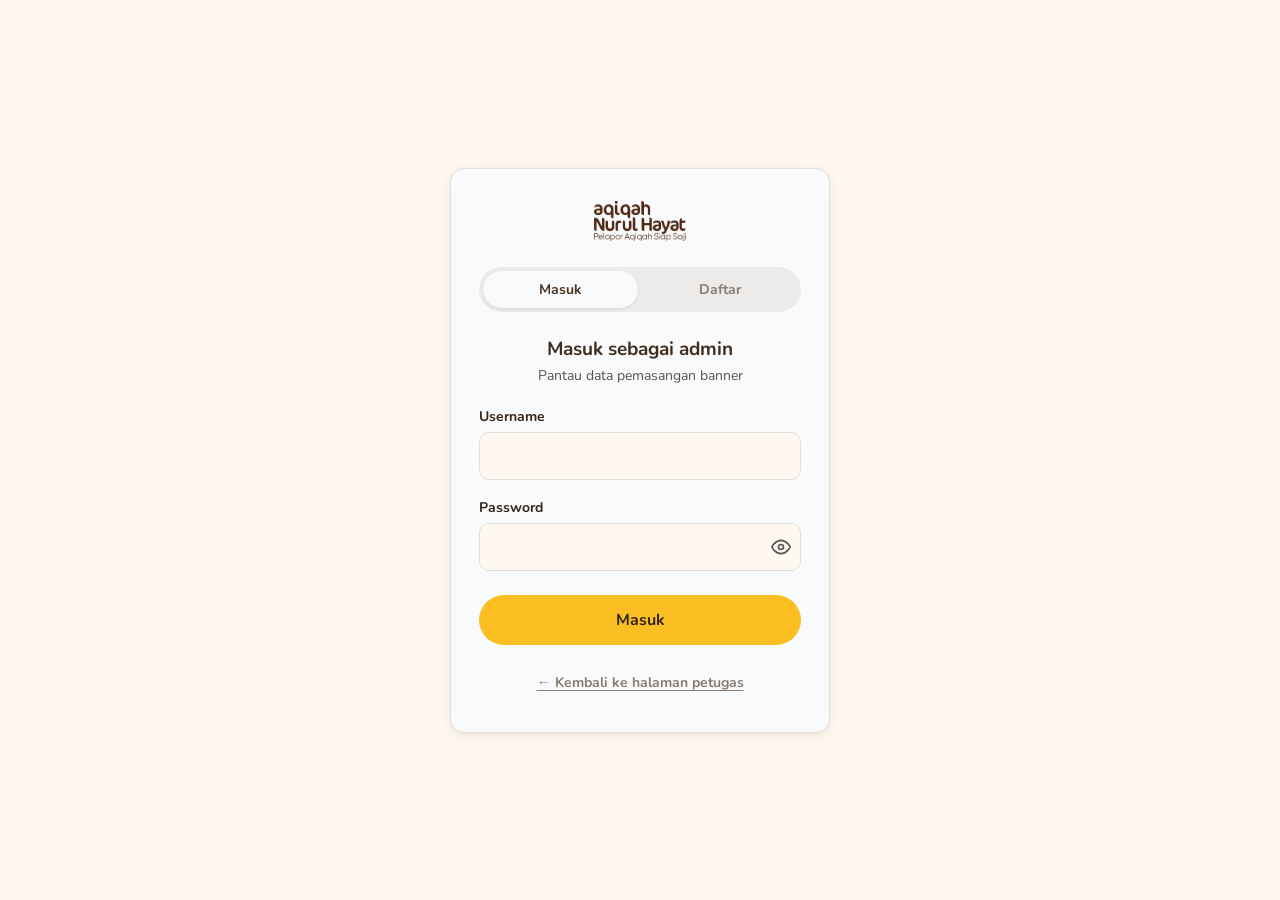
<file: login.html>
<!DOCTYPE html>
<html lang="id">
<head>
<meta charset="UTF-8">
<meta name="viewport" content="width=device-width, initial-scale=1">
<title>Masuk Admin — Aqiqah Nurul Hayat Tuban</title>
<link rel="preconnect" href="https://fonts.googleapis.com">
<link href="https://fonts.googleapis.com/css2?family=Nunito:wght@400;600;700;800&family=Lora:ital@1&display=swap" rel="stylesheet">
<link rel="stylesheet" href="style.css">
<link rel="icon" href="favicon-aqq.png">
<style>
  .auth-wrap { min-height: 100vh; display: flex; align-items: center; justify-content: center; padding: 24px; }
  .auth-card { width: 100%; max-width: 380px; padding: 32px 28px; text-align: center; }
  .auth-card img.logo { height: 40px; margin: 0 auto 20px; }
  .auth-card h1 { font-size: 19px; margin: 0 0 4px; }
  .auth-card p.sub { color: var(--text-muted); font-size: 14px; margin: 0 0 22px; }

  .tabs { display: flex; gap: 4px; background: var(--brown-100); border-radius: 999px; padding: 4px; margin-bottom: 24px; }
  .tab-btn {
    flex: 1; border: none; background: none; padding: 9px 0; border-radius: 999px;
    font-family: inherit; font-weight: 700; font-size: 14px; color: var(--brown-500); cursor: pointer;
  }
  .tab-btn.active { background: var(--white); color: var(--brown-900); box-shadow: 0 1px 3px rgba(64, 44, 43, 0.12); }

  form { text-align: left; }
  .auth-card .btn { width: 100%; margin-top: 6px; }
  .back-link { display: block; margin-top: 20px; }
</style>
</head>
<body>
  <div class="auth-wrap">
    <div class="card auth-card">
      <img src="logo_aqiqah.png" alt="Aqiqah Nurul Hayat" class="logo">

      <div class="tabs">
        <button class="tab-btn active" id="tabLogin" type="button">Masuk</button>
        <button class="tab-btn" id="tabRegister" type="button">Daftar</button>
      </div>

      <div id="loginPanel">
        <h1>Masuk sebagai admin</h1>
        <p class="sub">Pantau data pemasangan banner</p>
        <div id="loginAlert" class="alert alert-error" style="display:none;"></div>
        <form id="loginForm">
          <div class="field">
            <label for="loginUsername">Username</label>
            <input type="text" id="loginUsername" required autocomplete="username" style="width: 100%; box-sizing: border-box;">
          </div>
          <div class="field">
            <label for="loginPassword">Password</label>
            <!-- BUNGKUSAN BARU UNTUK INPUT & ICON -->
            <div style="position: relative;">
              <!-- Tambahkan padding-right agar teks tidak tertimpa icon -->
              <input type="password" id="loginPassword" required autocomplete="current-password" style="width: 100%; box-sizing: border-box; padding-right: 40px;">
              
              <button type="button" id="togglePassword" onclick="togglePasswordVisibility('loginPassword', 'eyeIcon')" style="position: absolute; right: 10px; top: 50%; transform: translateY(-50%); background: none; border: none; cursor: pointer; padding: 0; display: flex; align-items: center; color: #555;">
                <!-- Icon Mata (Sembunyi) -->
                <svg id="eyeIcon" xmlns="http://www.w3.org/2000/svg" width="20" height="20" viewBox="0 0 24 24" fill="none" stroke="currentColor" stroke-width="2" stroke-linecap="round" stroke-linejoin="round">
                  <path d="M1 12s4-8 11-8 11 8 11 8-4 8-11 8-11-8-11-8z"></path>
                  <circle cx="12" cy="12" r="3"></circle>
                </svg>
              </button>
            </div>
          </div>
          
          <button type="submit" class="btn btn-primary" id="loginBtn">Masuk</button>
        </form>
      </div>

      <div id="registerPanel" style="display:none;">
        <h1>Daftar akun admin</h1>
        <p class="sub">Akun baru menunggu persetujuan sebelum bisa masuk</p>
        <div id="registerAlert" class="alert alert-error" style="display:none;"></div>
        <div id="registerSuccess" class="alert alert-success" style="display:none;"></div>
        <form id="registerForm">
          <div class="field">
            <label for="regUsername">Username</label>
            <input type="text" id="regUsername" required autocomplete="username">
          </div>
          <div class="field">
            <label for="regPassword">Password</label>
            <div style="position: relative;">
              <input type="password" id="regPassword" required autocomplete="new-password" minlength="6" style="width: 100%; box-sizing: border-box; padding-right: 40px;">
              <button type="button" onclick="togglePasswordVisibility('regPassword', 'eyeIconReg')" style="position: absolute; right: 10px; top: 50%; transform: translateY(-50%); background: none; border: none; cursor: pointer; padding: 0; display: flex; align-items: center; color: #555;">
                <svg id="eyeIconReg" xmlns="http://www.w3.org/2000/svg" width="20" height="20" viewBox="0 0 24 24" fill="none" stroke="currentColor" stroke-width="2" stroke-linecap="round" stroke-linejoin="round">
                  <path d="M1 12s4-8 11-8 11 8 11 8-4 8-11 8-11-8-11-8z"></path>
                  <circle cx="12" cy="12" r="3"></circle>
                </svg>
              </button>
            </div>
          </div>
          <div class="field">
            <label for="regPasswordConfirm">Ulangi password</label>
            <div style="position: relative;">
              <input type="password" id="regPasswordConfirm" required autocomplete="new-password" style="width: 100%; box-sizing: border-box; padding-right: 40px;">
              <button type="button" onclick="togglePasswordVisibility('regPasswordConfirm', 'eyeIconRegConfirm')" style="position: absolute; right: 10px; top: 50%; transform: translateY(-50%); background: none; border: none; cursor: pointer; padding: 0; display: flex; align-items: center; color: #555;">
                <svg id="eyeIconRegConfirm" xmlns="http://www.w3.org/2000/svg" width="20" height="20" viewBox="0 0 24 24" fill="none" stroke="currentColor" stroke-width="2" stroke-linecap="round" stroke-linejoin="round">
                  <path d="M1 12s4-8 11-8 11 8 11 8-4 8-11 8-11-8-11-8z"></path>
                  <circle cx="12" cy="12" r="3"></circle>
                </svg>
              </button>
            </div>
          </div>
          <button type="submit" class="btn btn-primary" id="registerBtn">Daftar</button>
        </form>
      </div>

      <a href="index.html" class="btn-text back-link">← Kembali ke halaman petugas</a>
    </div>
  </div>

  <script src="config.js"></script>
  <script>
    // ===== VISIBLE LOGIN & REGISTER =====
    function togglePasswordVisibility(inputId, iconId) {
      const passwordInput = document.getElementById(inputId);
      const eyeIcon = document.getElementById(iconId);
      
      if (passwordInput.type === 'password') {
        passwordInput.type = 'text';
        // Ubah ikon ke mata dicoret (Password Terlihat)
        eyeIcon.innerHTML = `
          <path d="M17.94 17.94A10.07 10.07 0 0 1 12 20c-7 0-11-8-11-8a18.45 18.45 0 0 1 5.06-5.94M9.9 4.24A9.12 9.12 0 0 1 12 4c7 0 11 8 11 8a18.5 18.5 0 0 1-2.16 3.19m-6.72-1.07a3 3 0 1 1-4.24-4.24"></path>
          <line x1="1" y1="1" x2="23" y2="23"></line>
        `;
      } else {
        passwordInput.type = 'password';
        // Ubah ikon kembali ke mata normal (Password Tersembunyi)
        eyeIcon.innerHTML = `
          <path d="M1 12s4-8 11-8 11 8 11 8-4 8-11 8-11-8-11-8z"></path>
          <circle cx="12" cy="12" r="3"></circle>
        `;
      }
    }

    if (sessionStorage.getItem('token')) window.location.href = 'dashboard.html';

    const tabLogin = document.getElementById('tabLogin');
    const tabRegister = document.getElementById('tabRegister');
    const loginPanel = document.getElementById('loginPanel');
    const registerPanel = document.getElementById('registerPanel');

    tabLogin.addEventListener('click', () => {
      tabLogin.classList.add('active'); tabRegister.classList.remove('active');
      loginPanel.style.display = 'block'; registerPanel.style.display = 'none';
    });
    tabRegister.addEventListener('click', () => {
      tabRegister.classList.add('active'); tabLogin.classList.remove('active');
      registerPanel.style.display = 'block'; loginPanel.style.display = 'none';
    });

    document.getElementById('loginForm').addEventListener('submit', async (e) => {
      e.preventDefault();
      const loginAlert = document.getElementById('loginAlert');
      const loginBtn = document.getElementById('loginBtn');
      loginAlert.style.display = 'none';
      loginBtn.disabled = true; loginBtn.textContent = 'Memproses…';
      try {
        const res = await fetch(API_URL, {
          method: 'POST',
          headers: { 'Content-Type': 'text/plain;charset=utf-8' },
          body: JSON.stringify({
            action: 'login',
            username: document.getElementById('loginUsername').value.trim(),
            password: document.getElementById('loginPassword').value
          })
        });
        const data = await res.json();
        if (!data.ok) throw new Error(data.error);
        sessionStorage.setItem('token', data.token);
        sessionStorage.setItem('username', data.username);
        window.location.href = 'dashboard.html';
      } catch (err) {
        loginAlert.textContent = err.message;
        loginAlert.style.display = 'block';
        loginBtn.disabled = false; loginBtn.textContent = 'Masuk';
      }
    });

    document.getElementById('registerForm').addEventListener('submit', async (e) => {
      e.preventDefault();
      const registerAlert = document.getElementById('registerAlert');
      const registerSuccess = document.getElementById('registerSuccess');
      const registerBtn = document.getElementById('registerBtn');
      registerAlert.style.display = 'none';
      registerSuccess.style.display = 'none';

      const pass = document.getElementById('regPassword').value;
      const confirm = document.getElementById('regPasswordConfirm').value;
      if (pass !== confirm) {
        registerAlert.textContent = 'Password tidak sama';
        registerAlert.style.display = 'block';
        return;
      }

      registerBtn.disabled = true; registerBtn.textContent = 'Memproses…';
      try {
        const res = await fetch(API_URL, {
          method: 'POST',
          headers: { 'Content-Type': 'text/plain;charset=utf-8' },
          body: JSON.stringify({
            action: 'register',
            username: document.getElementById('regUsername').value.trim(),
            password: pass
          })
        });
        const data = await res.json();
        if (!data.ok) throw new Error(data.error);
        registerSuccess.textContent = data.message;
        registerSuccess.style.display = 'block';
        document.getElementById('registerForm').reset();
      } catch (err) {
        registerAlert.textContent = err.message;
        registerAlert.style.display = 'block';
      } finally {
        registerBtn.disabled = false; registerBtn.textContent = 'Daftar';
      }
    });
  </script>
</body>
</html>
</file>
<file: style.css>
/* ===== Aqiqah Nurul Hayat — Banner Pohon =====
   Token warna utama: coklat #4A3623, kuning #FBBF24, krem #FFF8F0, putih #F9FAFB. */

:root {
  --brown-900: #4A3623;
  --brown-700: #342618;
  --brown-500: #897C70;
  --brown-200: #D7D3CF;
  --brown-100: #EDEBE9;
  --gold: #FBBF24;
  --gold-dark: #D97706;
  --cream: #FFF8F0;
  --white: #F9FAFB;
  --text: #3F2E1E;
  --text-muted: #59514D;
  --success: #4B7A4E;
  --success-bg: #E7EFE3;
  --danger: #B94A3D;
  --danger-bg: #F7E9E3;
  --border: #E2DFDC;
  --radius: 14px;
  --shadow: 0 1px 3px rgba(74, 54, 35, 0.08), 0 4px 16px rgba(74, 54, 35, 0.06);
}

* { box-sizing: border-box; }

html, body {
  margin: 0;
  padding: 0;
  background: var(--cream);
  color: var(--text);
  font-family: 'Nunito', -apple-system, BlinkMacSystemFont, sans-serif;
  -webkit-font-smoothing: antialiased;
}

body { min-height: 100vh; }

.serif-accent {
  font-family: 'Lora', Georgia, serif;
  font-style: italic;
  color: var(--text-muted);
}

/* ===== Header ===== */
.topbar {
  display: flex;
  align-items: center;
  justify-content: space-between;
  padding: 14px 20px;
  background: var(--gold);
  border-bottom: 1px solid var(--border);
}

.topbar img.logo { height: 34px; width: auto; display: block; }

.menu-btn {
  background: none;
  border: none;
  cursor: pointer;
  padding: 10px;
  display: flex;
  flex-direction: column;
  gap: 4px;
  border-radius: 8px;
  text-decoration: none;
}
.menu-btn:hover { background: var(--brown-100); }
.menu-btn:focus-visible { outline: 2px solid var(--gold-dark); outline-offset: 2px; }
.menu-btn span { display: block; width: 22px; height: 2px; background: var(--brown-900); border-radius: 2px; }

/* ===== Buttons ===== */
.btn {
  display: inline-flex;
  align-items: center;
  justify-content: center;
  gap: 8px;
  border: none;
  border-radius: 999px;
  font-family: inherit;
  font-weight: 700;
  font-size: 16px;
  padding: 14px 28px;
  cursor: pointer;
  transition: background 0.15s ease, transform 0.1s ease, border-color 0.15s ease;
}
.btn:focus-visible { outline: 2px solid var(--brown-900); outline-offset: 2px; }
.btn:disabled { opacity: 0.45; cursor: not-allowed; }

.btn-primary { background: var(--gold); color: var(--brown-700); }
.btn-primary:hover:not(:disabled) { background: var(--gold-dark); }
.btn-primary:active:not(:disabled) { transform: scale(0.98); }

.btn-outline { background: transparent; color: var(--brown-900); border: 1.5px solid var(--brown-200); }
.btn-outline:hover { border-color: var(--brown-900); }

.btn-text {
  background: none;
  color: var(--brown-500);
  padding: 8px 4px;
  text-decoration: underline;
  text-underline-offset: 3px;
  font-weight: 700;
  font-size: 14px;
  cursor: pointer;
}

/* ===== Cards & forms ===== */
.card { background: var(--white); border-radius: var(--radius); box-shadow: var(--shadow); border: 1px solid var(--border); }

label { display: block; font-size: 14px; font-weight: 700; color: var(--brown-700); margin-bottom: 6px; }

input[type="text"], input[type="password"], input[type="date"] {
  width: 100%;
  font-family: inherit;
  font-size: 16px;
  padding: 12px 14px;
  border-radius: 10px;
  border: 1.5px solid var(--border);
  background: var(--cream);
  color: var(--text);
}
input:focus { outline: none; border-color: var(--gold-dark); background: var(--white); }

.field { margin-bottom: 18px; }

.alert { padding: 12px 16px; border-radius: 10px; font-size: 14px; margin-bottom: 16px; }
.alert-error { background: var(--danger-bg); color: var(--danger); }
.alert-success { background: var(--success-bg); color: var(--success); }

@media (prefers-reduced-motion: reduce) {
  * { transition: none !important; animation: none !important; }
}
</file>
